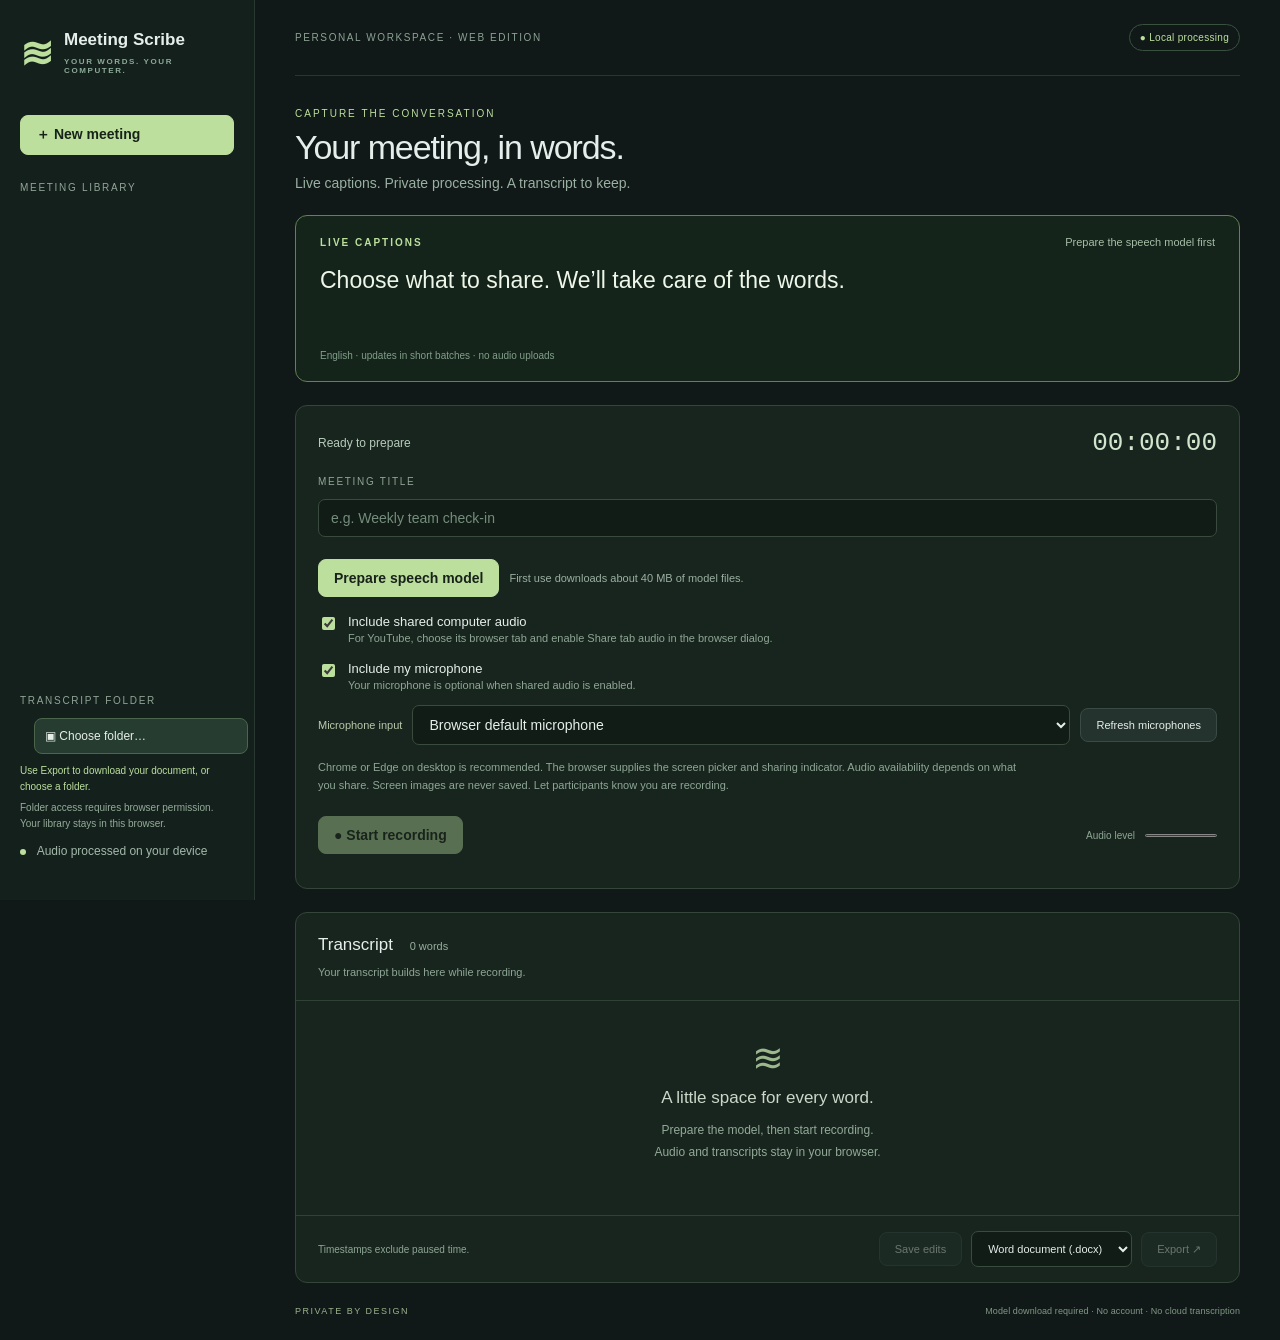
<file: docs/index.html>
<!doctype html><html lang="en"><head><meta charset="utf-8"><meta name="viewport" content="width=device-width, initial-scale=1"><meta name="description" content="Private meeting captions and transcripts, processed locally in your browser."><meta http-equiv="Content-Security-Policy" content="default-src 'self'; script-src 'self' 'wasm-unsafe-eval'; worker-src 'self' blob:; style-src 'self'; img-src 'self' data:; media-src 'self' blob:; connect-src 'self' https://huggingface.co https://*.huggingface.co https://*.hf.co"><title>Meeting Scribe · Web</title><link rel="stylesheet" href="./assets/style.css"></head><body>
<aside><div class="brand"><span class="brand-icon">≋</span><div>Meeting Scribe<small>YOUR WORDS. YOUR COMPUTER.</small></div></div><button id="new" class="primary">＋ New meeting</button><div class="section-label">MEETING LIBRARY</div><div id="meetings"></div><div class="aside-bottom"><div class="section-label">TRANSCRIPT FOLDER</div><button id="choose-folder" class="folder-button">▣ Choose folder…</button><div id="output-path" class="output-path">Use Export to download your document, or choose a folder.</div><span class="folder-hint">Folder access requires browser permission. Your library stays in this browser.</span><p><span class="privacy-dot"></span> Audio processed on your device</p></div></aside>
<main><header><span>PERSONAL WORKSPACE · WEB EDITION</span><span class="badge">● Local processing</span></header><div class="heading"><div class="eyebrow">CAPTURE THE CONVERSATION</div><h1>Your meeting, in words.</h1><p>Live captions. Private processing. A transcript to keep.</p></div><div id="notice" role="status" aria-live="polite"></div>
<section class="live-panel"><div class="live-panel-top"><strong>LIVE CAPTIONS</strong><span id="live-status">Prepare the speech model first</span></div><div id="live-caption" aria-live="polite" aria-atomic="true">Choose what to share. We’ll take care of the words.</div><small>English · updates in short batches · no audio uploads</small></section>
<section class="recorder"><div class="recorder-top"><span id="state">Ready to prepare</span><strong id="timer">00:00:00</strong></div><label class="section-label" for="title">MEETING TITLE</label><input id="title" placeholder="e.g. Weekly team check-in" maxlength="200"><div id="capture-options"><div class="controls"><button id="prepare" class="primary">Prepare speech model</button><span id="model-note">First use downloads about 40 MB of model files.</span></div><label class="check"><input id="computer" type="checkbox" checked><span>Include shared computer audio<small>For YouTube, choose its browser tab and enable Share tab audio in the browser dialog.</small></span></label><label class="check"><input id="microphone" type="checkbox" checked><span>Include my microphone<small>Your microphone is optional when shared audio is enabled.</small></span></label><div class="microphone-row"><label for="mic-device">Microphone input</label><select id="mic-device"><option value="">Browser default microphone</option></select><button id="refresh-mics">Refresh microphones</button></div><p class="capture-note">Chrome or Edge on desktop is recommended. The browser supplies the screen picker and sharing indicator. Audio availability depends on what you share. Screen images are never saved. Let participants know you are recording.</p></div><video id="preview" muted autoplay playsinline hidden aria-label="Preview of your shared screen"></video><div class="controls"><button id="start" class="primary" disabled>● Start recording</button><button id="pause" hidden>Ⅱ Pause</button><button id="stop" class="stop" hidden>■ Stop recording</button><span id="level-label">Audio level</span><meter id="level" min="0" max="1" value="0" aria-label="Recorded audio level"></meter></div><div id="input-feedback" class="input-feedback" role="status"></div></section>
<section class="transcript"><div class="transcript-top"><div><h2>Transcript <span id="word-count">0 words</span></h2><p id="transcript-note">Your transcript builds here while recording.</p></div></div><div id="empty"><div class="empty-icon">≋</div><h3>A little space for every word.</h3><p>Prepare the model, then start recording.<br>Audio and transcripts stay in your browser.</p></div><div id="segments"></div><div class="export-bar"><span id="save-status">Timestamps exclude paused time.</span><button id="save" disabled>Save edits</button><select id="format" aria-label="Export format"><option value="docx">Word document (.docx)</option><option value="txt">Plain text (.txt)</option><option value="wav">Recorded audio (.wav)</option></select><button id="export" disabled>Export ↗</button></div></section><footer>PRIVATE BY DESIGN <span>Model download required · No account · No cloud transcription</span></footer></main><script type="module" src="./assets/app.js"></script></body></html>
</file>
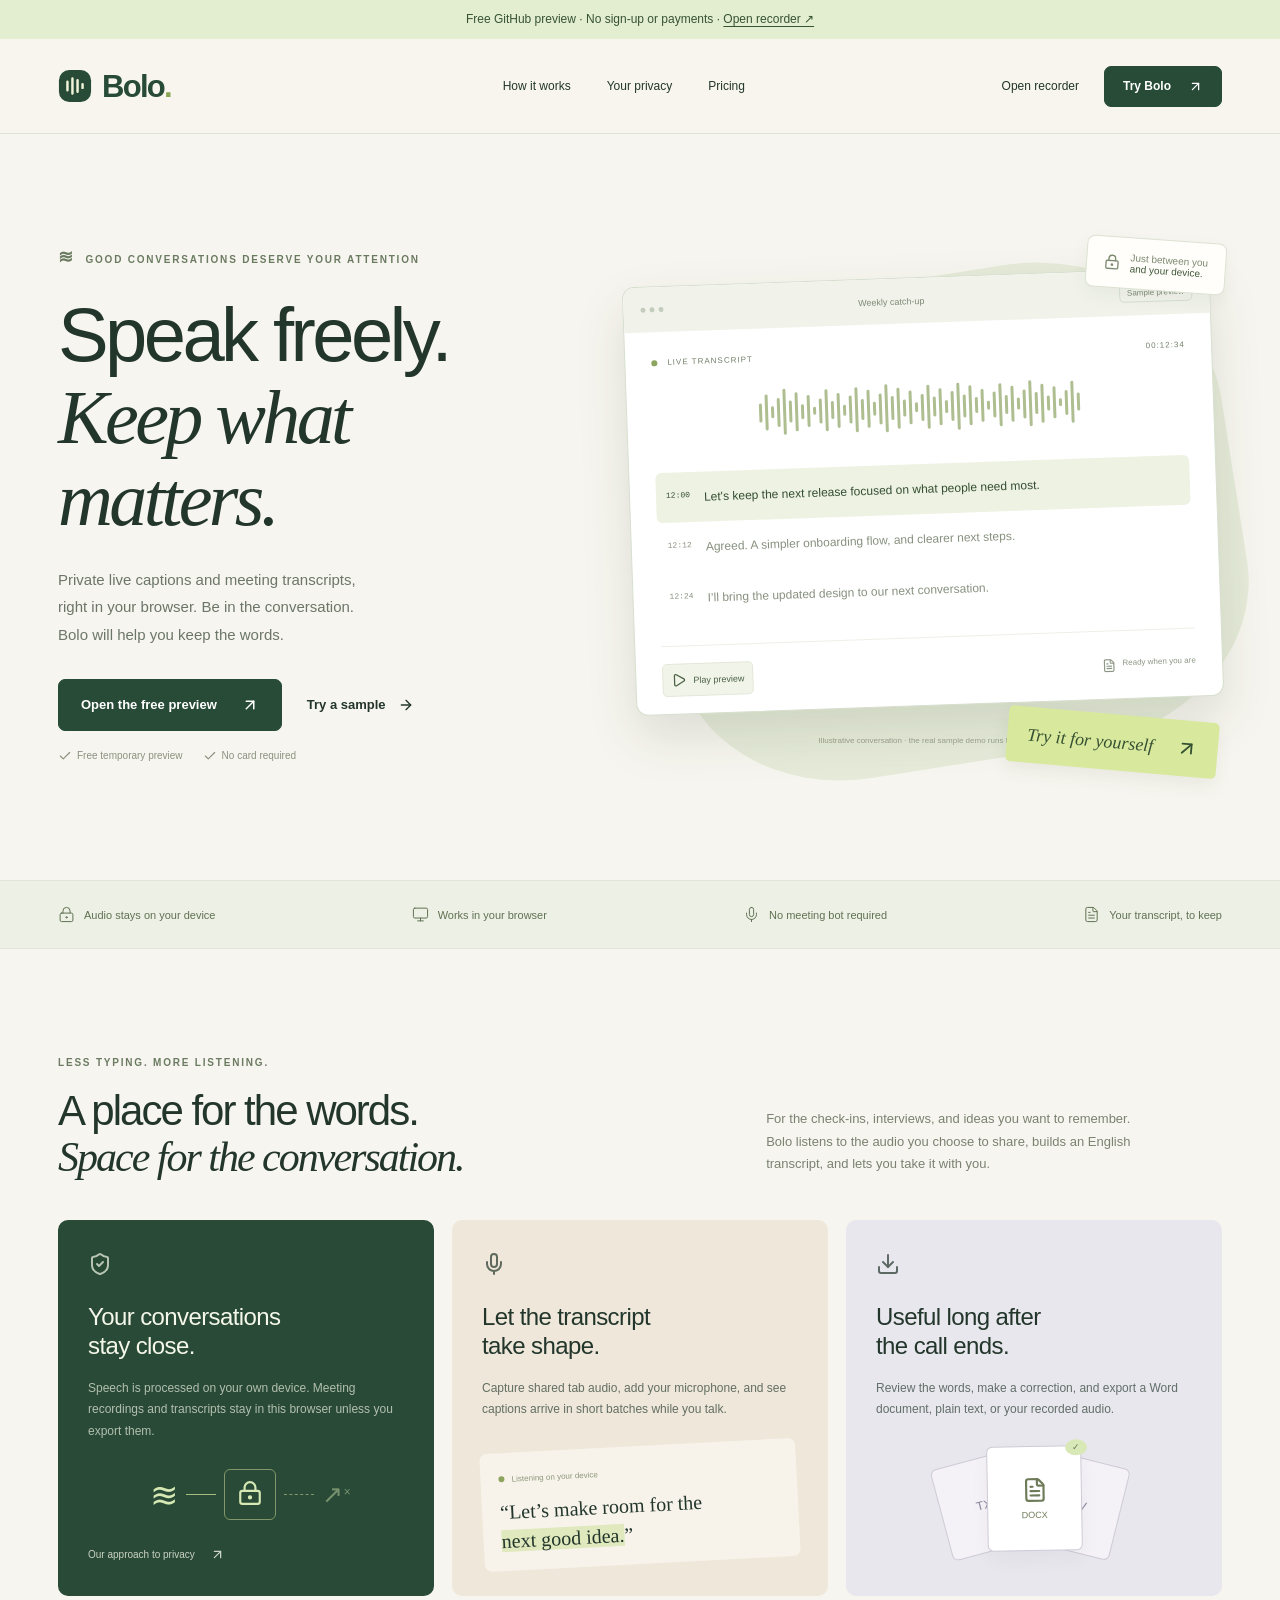
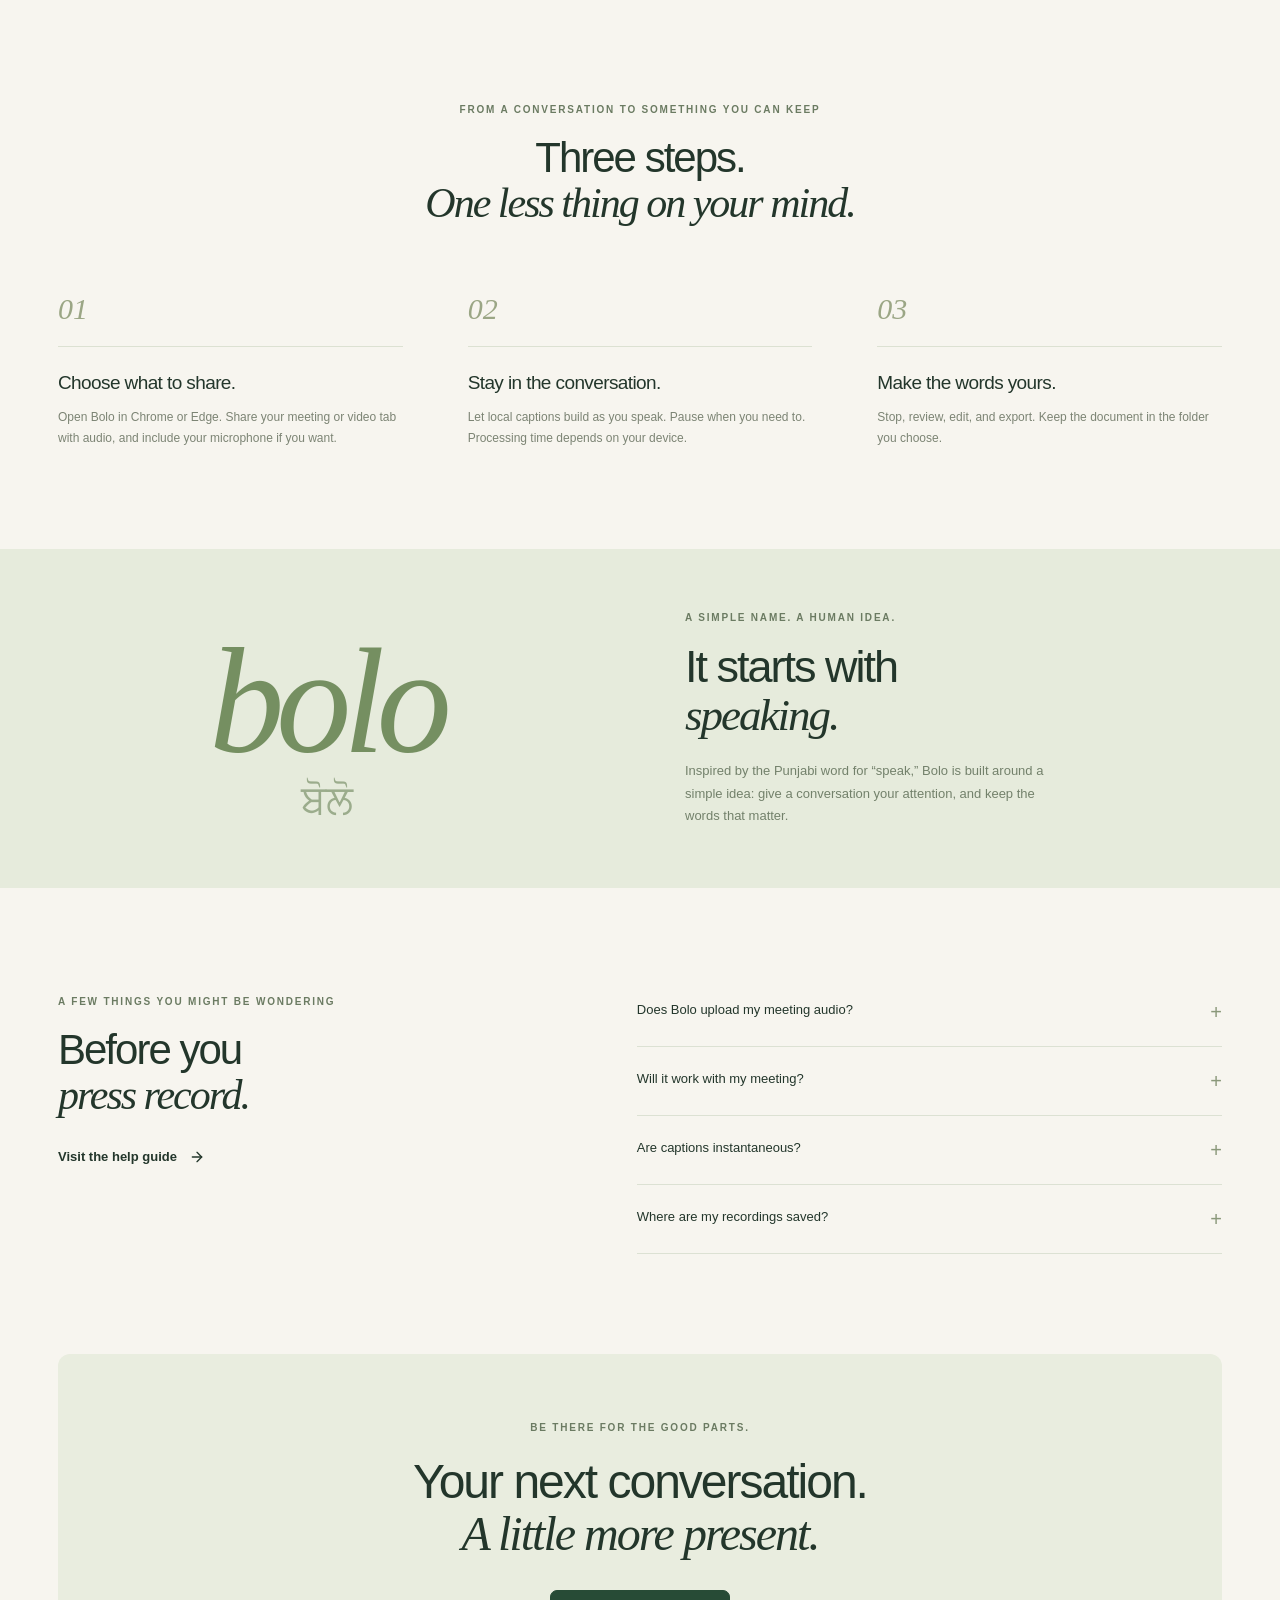
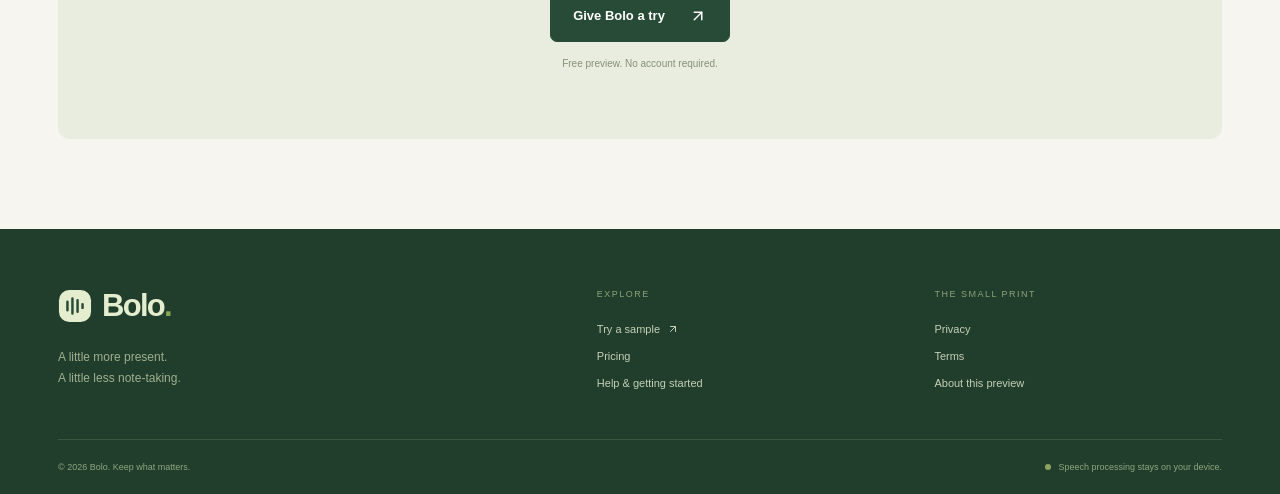
<file: docs/bolo/index.html>
<!doctype html><html lang="en"><head><meta charset="utf-8"><meta name="viewport" content="width=device-width,initial-scale=1"><meta name="description" content="Bolo: private local meeting transcription. Try the free browser preview."><title>Bolo — Speak freely. Keep what matters.</title><link rel="stylesheet" href="./site-assets/entry.css"></head><body><div id="root"></div><noscript>Bolo needs JavaScript to run the local speech engine. Enable JavaScript to use this preview.</noscript><script type="module" src="./site-assets/entry.js"></script></body></html>
</file>
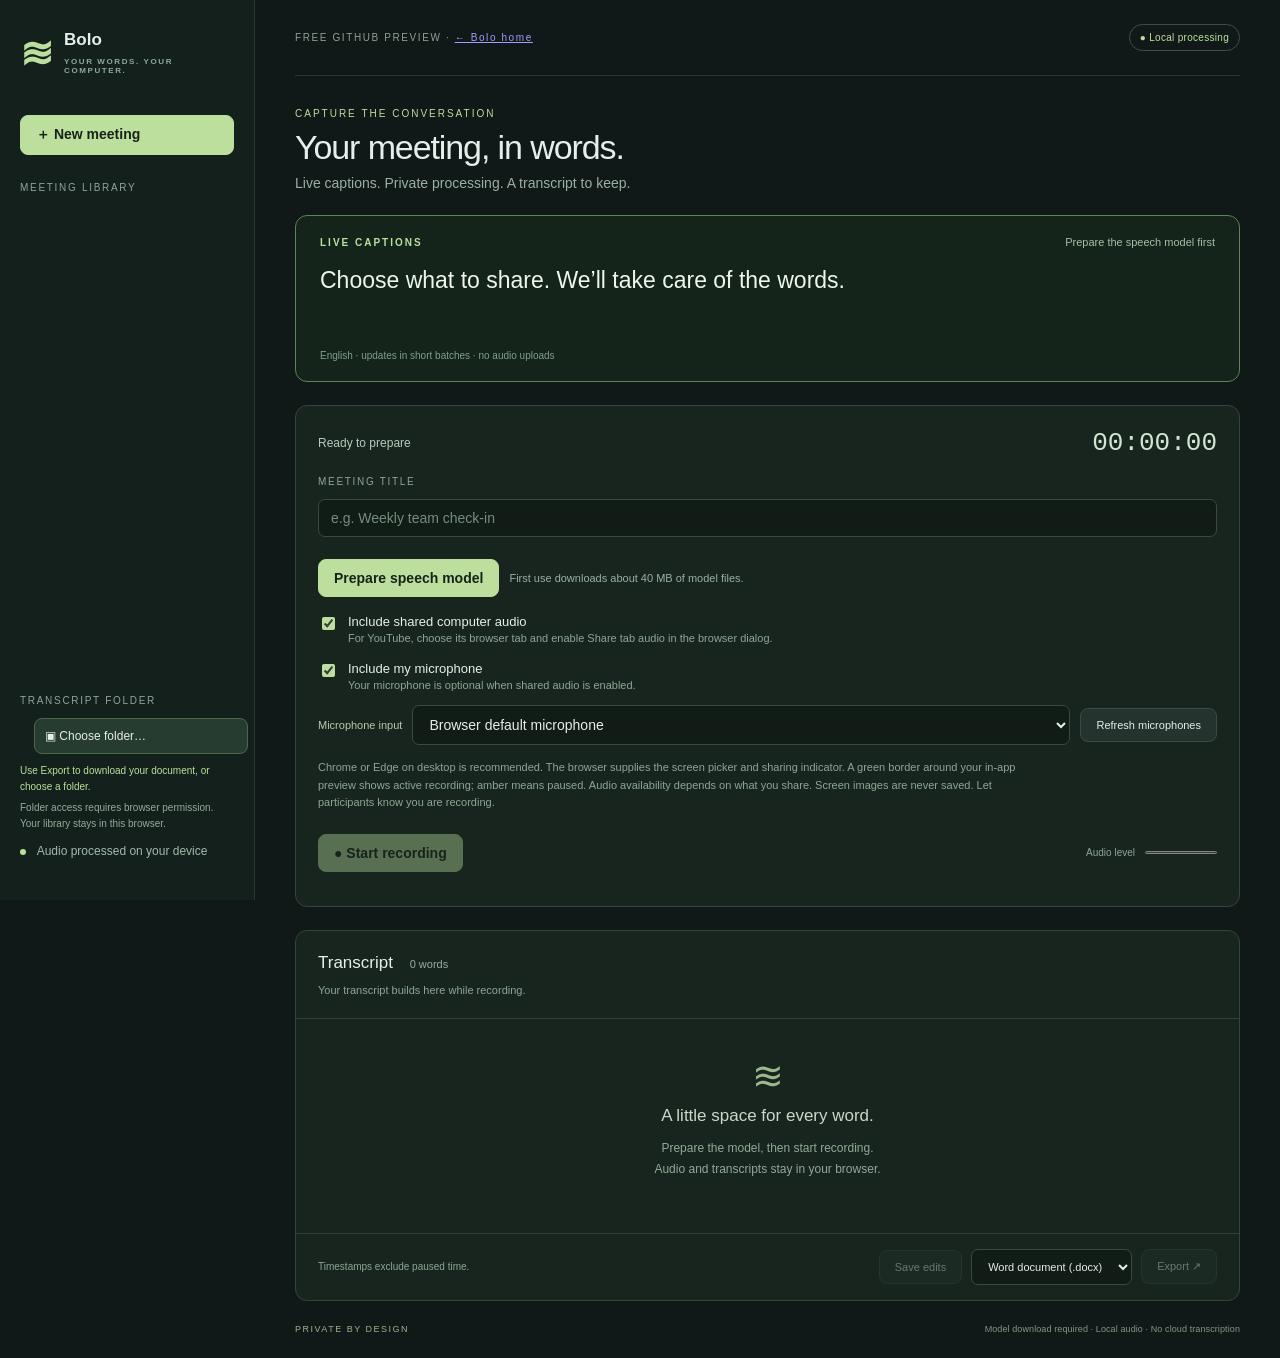
<file: docs/bolo/workspace.html>
<!doctype html><html lang="en"><head><meta charset="utf-8"><meta name="viewport" content="width=device-width, initial-scale=1"><meta name="scribe-owner" content="bolo-github-preview"><meta name="description" content="Private meeting captions and transcripts, processed locally in your browser."><meta http-equiv="Content-Security-Policy" content="default-src 'self'; script-src 'self' 'wasm-unsafe-eval'; worker-src 'self' blob:; style-src 'self'; img-src 'self' data:; media-src 'self' blob:; connect-src 'self' https://huggingface.co https://*.huggingface.co https://*.hf.co"><title>Bolo · Web</title><link rel="stylesheet" href="./engine/assets/style.css"></head><body>
<aside><div class="brand"><span class="brand-icon">≋</span><div>Bolo<small>YOUR WORDS. YOUR COMPUTER.</small></div></div><button id="new" class="primary">＋ New meeting</button><div class="section-label">MEETING LIBRARY</div><div id="meetings"></div><div class="aside-bottom"><div class="section-label">TRANSCRIPT FOLDER</div><button id="choose-folder" class="folder-button">▣ Choose folder…</button><div id="output-path" class="output-path">Use Export to download your document, or choose a folder.</div><span class="folder-hint">Folder access requires browser permission. Your library stays in this browser.</span><p><span class="privacy-dot"></span> Audio processed on your device</p></div></aside>
<main><header><span>FREE GITHUB PREVIEW · <a href="./index.html">← Bolo home</a></span><span class="badge">● Local processing</span></header><div class="heading"><div class="eyebrow">CAPTURE THE CONVERSATION</div><h1>Your meeting, in words.</h1><p>Live captions. Private processing. A transcript to keep.</p></div><div id="notice" role="status" aria-live="polite"></div>
<section class="live-panel"><div class="live-panel-top"><strong>LIVE CAPTIONS</strong><span id="live-status">Prepare the speech model first</span></div><div id="live-caption" aria-live="polite" aria-atomic="true">Choose what to share. We’ll take care of the words.</div><small>English · updates in short batches · no audio uploads</small></section>
<section class="recorder"><div class="recorder-top"><span id="state">Ready to prepare</span><strong id="timer">00:00:00</strong></div><label class="section-label" for="title">MEETING TITLE</label><input id="title" placeholder="e.g. Weekly team check-in" maxlength="200"><div id="capture-options"><div class="controls"><button id="prepare" class="primary">Prepare speech model</button><span id="model-note">First use downloads about 40 MB of model files.</span></div><label class="check"><input id="computer" type="checkbox" checked><span>Include shared computer audio<small>For YouTube, choose its browser tab and enable Share tab audio in the browser dialog.</small></span></label><label class="check"><input id="microphone" type="checkbox" checked><span>Include my microphone<small>Your microphone is optional when shared audio is enabled.</small></span></label><div class="microphone-row"><label for="mic-device">Microphone input</label><select id="mic-device"><option value="">Browser default microphone</option></select><button id="refresh-mics">Refresh microphones</button></div><p class="capture-note">Chrome or Edge on desktop is recommended. The browser supplies the screen picker and sharing indicator. A green border around your in-app preview shows active recording; amber means paused. Audio availability depends on what you share. Screen images are never saved. Let participants know you are recording.</p></div><video id="preview" muted autoplay playsinline hidden aria-label="Preview of your shared screen"></video><div class="controls"><button id="start" class="primary" disabled>● Start recording</button><button id="pause" hidden>Ⅱ Pause</button><button id="stop" class="stop" hidden>■ Stop recording</button><span id="level-label">Audio level</span><meter id="level" min="0" max="1" value="0" aria-label="Recorded audio level"></meter></div><div id="input-feedback" class="input-feedback" role="status"></div></section>
<section class="transcript"><div class="transcript-top"><div><h2>Transcript <span id="word-count">0 words</span></h2><p id="transcript-note">Your transcript builds here while recording.</p></div></div><div id="empty"><div class="empty-icon">≋</div><h3>A little space for every word.</h3><p>Prepare the model, then start recording.<br>Audio and transcripts stay in your browser.</p></div><div id="segments"></div><div class="export-bar"><span id="save-status">Timestamps exclude paused time.</span><button id="save" disabled>Save edits</button><select id="format" aria-label="Export format"><option value="docx">Word document (.docx)</option><option value="txt">Plain text (.txt)</option><option value="wav">Recorded audio (.wav)</option></select><button id="export" disabled>Export ↗</button></div></section><footer>PRIVATE BY DESIGN <span>Model download required · Local audio · No cloud transcription</span></footer></main><script type="module" src="./engine/assets/app.js"></script></body></html>
</file>
<file: docs/assets/style.css>
*{box-sizing:border-box} :root{color-scheme:dark;font-family:'Segoe UI',sans-serif;color:#e6eeeb;background:#101918;font-size:14px}body{margin:0;display:flex;min-height:100vh}button,input,select,textarea{font:inherit}button{border:1px solid #3a4b46;border-radius:8px;padding:10px 15px;background:#24332e;color:#e5eee9;cursor:pointer;transition:background .15s}button:hover{background:#344b41}button:disabled{opacity:.4;cursor:default}button:focus-visible,input:focus-visible,select:focus-visible,textarea:focus-visible{outline:2px solid #a6dbb6;outline-offset:3px}button.primary{background:#bcdf9e;border-color:#bcdf9e;color:#172219;font-weight:650}button.primary:hover{background:#ccecb2}button.link{padding:3px 0;border:0;background:none;color:#b9d6c3;font-size:12px}aside{width:255px;flex-shrink:0;background:#14201c;border-right:1px solid #293831;position:fixed;top:0;bottom:0;padding:30px 20px;display:flex;flex-direction:column}.brand{display:flex;gap:10px;align-items:center;font-weight:600;font-size:17px;margin-bottom:40px}.brand-icon{font-size:40px;color:#bcdf9e;line-height:1}.brand small{display:block;font-size:8px;letter-spacing:1.6px;color:#8caa99;margin-top:7px}aside>.primary{width:100%;text-align:left} .section-label{display:block;font-size:10px;letter-spacing:1.7px;color:#91a497;margin:27px 0 12px}#meetings{overflow:auto;margin:0 -6px;flex:1}.meeting{width:100%;background:none;border:1px solid transparent;text-align:left;margin:4px 0;padding:12px}.meeting.active{background:#263c30;border-color:#3b5342}.meeting span{display:block;overflow:hidden;text-overflow:ellipsis;white-space:nowrap}.meeting small{display:block;font-size:11px;color:#93a89c;margin-top:6px}.aside-bottom{font-size:12px;color:#a3b9ab;padding-top:22px}.aside-bottom button{display:block;margin:12px 0 0 14px}.privacy-dot{display:inline-block;width:6px;height:6px;background:#bcdf9e;border-radius:50%;margin-right:8px}main{margin-left:255px;padding:0 40px;max-width:1350px;flex:1}header{height:76px;display:flex;align-items:center;justify-content:space-between;border-bottom:1px solid #28362e;color:#8ca294;font-size:10px;letter-spacing:1.6px}.badge{border:1px solid #3a5140;padding:7px 10px;border-radius:20px;color:#bcdf9e;letter-spacing:.3px}.heading{padding:32px 0 24px}.eyebrow{font-size:10px;letter-spacing:2px;color:#bcdf9e}h1{font-size:34px;font-weight:500;letter-spacing:-1.1px;margin:9px 0 8px}.heading p{color:#9ab0a2;margin:0}section{border:1px solid #34453a;border-radius:12px;background:#18251e;margin-bottom:23px}.recorder{padding:22px}.recorder-top{display:flex;justify-content:space-between;align-items:center}#state{font-size:12px;color:#b7cbbb}#state i{display:inline-block;background:#93a698;width:7px;height:7px;margin-right:7px;border-radius:50%}#state.recording i{background:#f18b7f;box-shadow:0 0 0 5px #633d3433}#timer{font-family:Consolas,monospace;font-size:26px;font-weight:400;color:#d2e5ce}.recorder .section-label{margin-top:18px}input:not([type=checkbox]),select{width:100%;border:1px solid #384b3e;border-radius:7px;background:#111c16;color:#e6eeeb;padding:10px 12px}input::placeholder{color:#748d7c}.option-row{display:flex;justify-content:space-between;margin:18px 0 9px;font-size:12px;color:#b5c9bb}.check{display:flex;gap:10px;align-items:flex-start;margin-top:17px;font-size:13px}.check input{accent-color:#bcdf9e;margin-top:3px}.check small{display:block;color:#8ea695;font-size:11px;margin-top:3px}.capture-note{color:#8ea695;font-size:11px;line-height:1.6;margin-top:14px;max-width:700px}.controls{display:flex;align-items:center;gap:10px;margin-top:22px}button.stop{color:#f8c1b6;border-color:#735144;background:#382920}#level-label{font-size:10px;color:#8ea695;margin-left:auto}meter{width:72px;height:6px}.transcript-top{display:flex;justify-content:space-between;gap:15px;align-items:center;padding:22px;border-bottom:1px solid #304136}h2{font-size:17px;font-weight:500;margin:0}h2 span{font-size:11px;color:#99ae9f;margin-left:12px}.transcript-top p{font-size:11px;color:#8ea695;margin-bottom:0}.actions{display:flex;gap:8px}.actions button{font-size:12px}#empty{text-align:center;padding:35px 15px 40px;color:#92a998}.empty-icon{font-size:38px;color:#9eb88e}h3{font-weight:400;font-size:17px;color:#cad8c9;margin:8px 0}#empty p{font-size:12px;line-height:1.8}#segments{max-height:420px;overflow:auto}.segment{display:flex;gap:15px;padding:15px 22px;border-bottom:1px solid #293b2f}.segment time{color:#b8d69f;font-size:11px;padding-top:8px;font-family:Consolas,monospace}.segment textarea{resize:vertical;min-height:60px;flex:1;background:transparent;color:#d7e3d5;line-height:1.7;border:1px solid transparent;border-radius:4px;padding:4px}.segment textarea:focus{background:#111c16}.export-bar{padding:15px 22px;display:flex;align-items:center;gap:9px;border-top:1px solid #304136}.export-bar span{font-size:10px;color:#8ea695;margin-right:auto}.export-bar select{width:auto;max-width:195px;font-size:11px}.export-bar button{font-size:11px;white-space:nowrap}footer{display:flex;justify-content:space-between;font-size:9px;letter-spacing:1.5px;color:#9cb28d;padding:0 0 24px}footer span{letter-spacing:.1px;color:#819886}#notice:not(:empty){padding:12px 16px;margin-bottom:18px;border:1px solid #7c6845;background:#342d1f;color:#e8d2a5;border-radius:7px;font-size:12px;line-height:1.6}progress{width:calc(100% - 44px);margin:18px 22px 0;accent-color:#bcdf9e}[hidden]{display:none!important}@media(max-width:1050px){aside{width:210px;padding:25px 15px}main{margin-left:210px;padding:0 24px}.export-bar{flex-wrap:wrap}.export-bar span{width:100%}h1{font-size:30px}}
.folder-button{width:100%;text-align:left;font-size:12px;padding:10px;background:#263c30;border-color:#4c664e}.aside-bottom .section-label{margin:0 0 10px}.output-path{font-size:10px;line-height:1.6;overflow-wrap:anywhere;color:#bcdf9e;margin:9px 0 5px;max-height:50px;overflow:auto}.folder-hint{display:block;font-size:10px;line-height:1.6;color:#94ac9a}.aside-bottom #open-output{margin:8px 0 22px}.source-previews{display:grid;grid-template-columns:repeat(3,minmax(0,1fr));gap:10px;max-height:265px;overflow:auto;padding:3px;margin-top:12px}.source-card{display:flex;flex-direction:column;text-align:left;background:#111c16;border:2px solid #34483a;padding:5px;border-radius:8px;min-width:0}.source-card:hover{background:#22382a;border-color:#79966b}.source-card[aria-pressed=true]{border-color:#efc36e;background:#353223;box-shadow:0 0 0 1px #efc36e}.source-card img{width:100%;aspect-ratio:16/9;object-fit:contain;background:#0a100c;border-radius:4px}.source-card span{font-size:11px;overflow:hidden;text-overflow:ellipsis;white-space:nowrap;width:100%;margin:7px 0 3px}.source-card small{font-size:8px;color:#97af9c;letter-spacing:1px}.source-selection{font-size:10px;line-height:1.6;margin-top:9px;color:#b7c9aa}@media(max-width:1050px){.source-previews{grid-template-columns:repeat(2,minmax(0,1fr))}}
.preview-unavailable{width:100%;aspect-ratio:16/9;display:grid;place-items:center;background:#0a100c;border-radius:4px;font-size:10px;color:#8da08f}
.microphone-row{display:flex;align-items:center;gap:10px;margin-top:14px;flex-wrap:wrap}.microphone-row label{font-size:11px;color:#b7c9aa}.microphone-row select{flex:1;min-width:160px}.microphone-row button{font-size:11px}.mic-check{display:flex;align-items:center;gap:10px;margin:10px 0;color:#b7c9aa;font-size:11px;line-height:1.6}.mic-check meter{width:90px;flex-shrink:0;height:10px}.input-feedback{color:#e8d2a5;font-size:11px;line-height:1.7;margin-top:12px}
.live-panel{padding:20px 24px;background:#14241b;border-color:#5f8352}.live-panel-top{display:flex;justify-content:space-between;align-items:center;gap:20px;margin-bottom:16px}.live-panel-top strong{color:#bcdf9e;font-size:10px;letter-spacing:2px}.live-panel-top span{color:#a7bea6;font-size:11px}#live-caption{font-size:23px;line-height:1.55;color:#edf6e8;min-height:72px}.live-panel small{display:block;color:#839e89;font-size:10px;margin-top:15px}.mic-check button{font-size:11px;white-space:nowrap}

#preview{display:block;width:100%;max-height:180px;object-fit:contain;background:#0a100c;border-radius:8px;margin-top:16px}#preview[hidden]{display:none}#model-note{font-size:11px;color:#9ab0a2}.live-panel{padding:20px 24px}#live-caption{font-size:23px;line-height:1.55;min-height:72px}.live-panel-top{display:flex;justify-content:space-between;gap:15px;margin-bottom:15px}.live-panel-top strong{font-size:10px;letter-spacing:2px;color:#bcdf9e}.live-panel-top span{font-size:11px;color:#a7bea6}.live-panel small{display:block;font-size:10px;color:#839e89;margin-top:15px}@media(max-width:760px){body{display:block}aside{position:relative;width:100%;padding:20px;max-height:none}aside .brand{margin-bottom:20px}#meetings{max-height:180px}.aside-bottom{margin-top:20px}main{margin-left:0;padding:0 18px}h1{font-size:29px}header{font-size:8px}.controls{flex-wrap:wrap}.export-bar{flex-wrap:wrap}.export-bar span{width:100%}}
</file>
<file: docs/bolo/site-assets/entry.css>
:root{--paper:#f7f5ef;--ink:#23362b;--green:#274b36;--muted:#758073;--lime:#d8e99d;--line:#dce0d5;--font-sans:"Segoe UI",Arial,sans-serif;--font-serif:Georgia,"Times New Roman",serif}*{box-sizing:border-box}html{scroll-behavior:smooth;scroll-padding-top:100px}body{margin:0;background:var(--paper);color:var(--ink);font-family:var(--font-sans);font-size:15px;-webkit-font-smoothing:antialiased}a{color:inherit;text-decoration:none}button,input,select,textarea{font:inherit}button,a,input,textarea,select{-webkit-tap-highlight-color:transparent}button{cursor:pointer}button:disabled{cursor:default;opacity:.55}a:focus-visible,button:focus-visible,input:focus-visible,textarea:focus-visible,summary:focus-visible{outline:3px solid #859c5b;outline-offset:4px}h1,h2,h3,p{margin:0}h1,h2{font-weight:450;letter-spacing:-2px;line-height:1.08}h1 em,h2 em{font-family:var(--font-serif);font-weight:400}h3{font-weight:500;letter-spacing:-.6px}p{line-height:1.75}.container{max-width:1260px;padding-left:48px;padding-right:48px;margin:0 auto}.section{padding-top:105px;padding-bottom:100px}.eyebrow{font-size:10px;letter-spacing:1.8px;font-weight:650;color:#6b7b62;line-height:1.7}.button{display:inline-flex;align-items:center;justify-content:center;gap:24px;background:var(--green);color:#fff;border:1px solid var(--green);border-radius:7px;padding:16px 22px;font-size:13px;font-weight:550;transition:background .18s,transform .18s}.button:hover{background:#345e42;transform:translateY(-1px)}.button-small{padding:12px 18px;gap:17px;font-size:12px}.button-secondary{background:transparent;color:var(--green);border-color:#c0c9ba}.button-secondary:hover{background:#e8eddf}.text-link{display:inline-flex;align-items:center;gap:12px;font-size:13px;font-weight:550}.text-link:hover{color:#71934e}.brand{display:inline-flex;align-items:center;gap:10px;color:var(--green)}.brand>span{font-size:31px;letter-spacing:-1.7px;font-weight:650;line-height:1}.brand-period{color:#88a553}.brand-light{color:#e4edcd;--brand-lines:#274b36}.site-header{height:95px;border-bottom:1px solid #dfe2d8;background:#f7f5eff5;position:relative;z-index:10}.nav-inner{height:100%;display:flex;align-items:center;justify-content:space-between}.public-nav{display:flex;gap:36px;margin-left:75px;font-size:12px}.public-nav a{padding:10px 0}.public-nav a:hover{color:#71934e}.nav-actions{display:flex;gap:25px;align-items:center;font-size:12px}.mobile-menu{display:none;background:none;border:0;color:var(--green)}.hero{display:grid;grid-template-columns:.95fr 1.05fr;gap:35px;align-items:center;padding-top:90px;padding-bottom:100px;min-height:690px}.hero h1{font-size:76px;letter-spacing:-3.6px;margin:22px 0 25px}.hero-description{font-size:15px;color:#6b7668;line-height:1.85}.hero-actions{display:flex;gap:25px;align-items:center;margin-top:30px}.hero-reassurance{display:flex;gap:20px;color:#8a927f;font-size:10px;margin-top:18px}.hero-reassurance span{display:flex;align-items:center;gap:5px}.tiny-wave{font-size:18px;margin-right:6px}.hero-product{position:relative;padding:25px 5px 35px 0;margin-top:28px}.hero-product:before{content:"";position:absolute;inset:25px -15px 17px 30px;background:#e6ebd9;border-radius:42% 34% 32% 30%;transform:rotate(-9deg);z-index:-1}.preview-window{border:1px solid #d7dfcf;border-radius:12px;background:#fff;box-shadow:0 22px 50px #253d2220;transform:rotate(-2deg);overflow:hidden}.preview-chrome{background:#f1f3eb;height:45px;display:flex;align-items:center;justify-content:space-between;padding:0 17px;font-size:9px;color:#7d8975}.preview-chrome>span:last-child{font-size:8px;border:1px solid #d6dfcf;padding:4px 7px;border-radius:5px}.window-dots{display:flex;gap:4px}.window-dots i{width:5px;height:5px;border-radius:50%;background:#c4cdbd}.preview-content{padding:26px 26px 0}.preview-label{display:flex;align-items:center;justify-content:space-between;color:#718069;font-size:8px;letter-spacing:1px}.preview-label>span:first-child{display:flex;gap:5px;align-items:center}.status-dot{display:inline-block;width:6px;height:6px;background:#8da45f;border-radius:50%;margin-right:5px}.waveform{display:flex;height:78px;align-items:center;justify-content:center;gap:3px;margin:10px 0 18px}.waveform i{display:block;width:3px;background:#93a96c;border-radius:3px;opacity:.75}.waveform .moving{animation:wave .9s infinite alternate}@keyframes wave{to{transform:scaleY(.35);opacity:.3}}.preview-line{display:flex;gap:14px;padding:15px 10px;color:#87917f;border-radius:6px;transition:all .5s}.preview-line>span{font-size:8px;padding-top:3px;flex-shrink:0;font-family:monospace}.preview-line p{font-size:12px;line-height:1.7}.preview-line.highlighted{background:#edf2e2;color:#344d31}.preview-controls{border-top:1px solid #edf0e8;margin-top:22px;padding:17px 0;display:flex;justify-content:space-between;align-items:center;font-size:8px;color:#8d9785}.preview-controls button{background:#f1f4e9;border:1px solid #e3e8d9;border-radius:5px;display:flex;gap:7px;align-items:center;padding:8px;color:#496043;font-size:9px}.preview-controls>span{display:flex;gap:6px}.floating-note{position:absolute;right:-4px;top:-13px;z-index:2;background:#fffefa;border:1px solid #dce2d3;box-shadow:0 7px 18px #2340250d;display:flex;gap:10px;align-items:center;padding:14px 17px;border-radius:8px;font-size:10px;color:#7d8a72;transform:rotate(4deg)}.floating-note strong{font-weight:500;color:#3f5739}.sample-sticker{position:absolute;bottom:10px;right:4px;display:flex;align-items:center;gap:22px;background:var(--lime);padding:17px 20px;transform:rotate(5deg);border-radius:5px;color:#365032;box-shadow:0 8px 18px #29402912;font-family:var(--font-serif);font-style:italic;font-size:18px}.product-caption{font-size:8px;color:#99a08c;text-align:center;margin-top:30px}.trust-strip{background:#edf0e5;border-top:1px solid #e0e5d8;border-bottom:1px solid #e0e5d8}.trust-strip>.container{display:flex;justify-content:space-between;align-items:center;padding-top:25px;padding-bottom:25px;gap:20px}.trust-strip span{display:flex;gap:9px;align-items:center;font-size:11px;color:#607152}.trust-strip svg{stroke-width:1.4}.introduction{display:grid;grid-template-columns:1.4fr 1fr;gap:70px;align-items:end;padding-bottom:40px}.introduction h2,.section-heading h2,.faq-section h2{font-size:42px;margin-top:17px}.introduction>p{color:#7a8271;font-size:13px;max-width:385px;padding-bottom:4px}.feature-grid{display:grid;grid-template-columns:1fr 1fr 1fr;gap:18px}.feature{padding:32px 30px;border-radius:10px;min-height:375px;overflow:hidden}.feature-dark{background:#294a36;color:#f4f7e9}.feature-peach{background:#eee7da}.feature-lilac{background:#e8e7ed}.feature-icon{margin-bottom:24px;opacity:.7}.feature h3{font-size:24px;line-height:1.2;margin-bottom:17px}.feature p{font-size:12px;opacity:.68;line-height:1.8}.feature>a{display:flex;align-items:center;gap:15px;font-size:10px;opacity:.8}.privacy-illustration{display:flex;align-items:center;justify-content:center;height:105px;gap:8px;color:#d6e8b3}.sound-dot{font-size:34px}.connection-line{height:1px;width:30px;background:#a6bd81}.connection-line.dashed{height:0;border-bottom:1px dashed #82976a;background:none}.device-outline{padding:10px 12px;border:1px solid #819769;border-radius:6px}.cloud-cross{position:relative;font-size:25px;opacity:.45}.cloud-cross i{position:absolute;font-size:12px;right:-8px;top:5px}.caption-snippet{background:#fcfaf4b0;padding:15px 18px;border-radius:7px;margin-top:25px;transform:rotate(-3deg)}.caption-snippet>span{font-size:8px;color:#8d977a}.caption-snippet>p{font-family:var(--font-serif);font-size:20px;line-height:1.45;margin-top:13px;opacity:1}.caption-snippet mark{background:#e0e9be;color:inherit}.file-stack{position:relative;height:108px;margin-top:22px;display:flex;align-items:end;justify-content:center}.file-stack>span{width:95px;height:94px;background:#f4f2f6;border:1px solid #cecbd7;border-radius:6px;display:flex;flex-direction:column;align-items:center;justify-content:center;font-size:12px;color:#8b849c;position:absolute;left:calc(50% - 94px);transform:rotate(-15deg)}.file-stack>span:nth-child(2){left:calc(50% - 8px);transform:rotate(14deg)}.file-stack>span:last-child{left:calc(50% - 47px);background:#fff;transform:rotate(-1deg);height:105px;gap:7px;font-size:9px;color:#6e7b58;box-shadow:0 9px 20px #23362b0a}.file-stack i{position:absolute;right:-7px;top:-7px;font-style:normal;background:#d9e8b7;border-radius:50%;padding:3px 7px}.section-heading{text-align:center}.steps{display:grid;grid-template-columns:repeat(3,1fr);gap:65px;margin-top:65px}.step-number{display:block;font-family:var(--font-serif);font-style:italic;color:#9ba685;font-size:30px;border-bottom:1px solid #dce1d2;padding-bottom:20px;margin-bottom:25px}.steps h3{font-size:19px;margin-bottom:13px}.steps p{font-size:12px;color:#7c8474}.origin-section{background:#e6ebdc;padding:60px 0}.origin-inner{display:grid;grid-template-columns:1fr 1fr;gap:90px;align-items:center}.origin-word{font-family:var(--font-serif);font-size:150px;font-style:italic;letter-spacing:-8px;color:#758f61;text-align:center;position:relative}.origin-word>span{display:block;font-family:Nirmala UI,Raavi,sans-serif;letter-spacing:0;font-size:40px;font-style:normal;line-height:1;color:#9bac8c;margin-top:-6px}.origin-inner h2{font-size:45px;margin:17px 0 20px}.origin-inner p{font-size:13px;color:#73816b;max-width:360px}.faq-section{display:grid;grid-template-columns:.9fr 1.1fr;gap:100px}.faq-section .text-link{margin-top:30px}.faq-list details{border-bottom:1px solid #dce1d3;padding:22px 0}.faq-list details:first-child{padding-top:7px}.faq-list summary{list-style:none;cursor:pointer;font-size:13px;display:flex;justify-content:space-between;gap:20px;line-height:1.6}.faq-list summary::-webkit-details-marker{display:none}.faq-list summary>span{font-size:20px;color:#8a987a;line-height:1.2}.faq-list details[open] summary>span{transform:rotate(45deg)}.faq-list details>p{font-size:12px;color:#7a8471;margin-top:16px;max-width:470px}.closing-cta{padding-top:65px;padding-bottom:70px;text-align:center;background:#e9eddf;border-radius:12px;margin-bottom:90px;max-width:1164px}.closing-cta h2{font-size:48px;margin:20px 0 30px}.closing-cta>span{display:block;font-size:10px;color:#859177;margin-top:16px}.site-footer{background:#213d2c;color:#edf1df;padding:60px 0 22px}.footer-top{display:grid;grid-template-columns:1.7fr 1fr 1fr;gap:50px;padding-bottom:50px}.footer-top p{font-size:12px;color:#9eb08f;margin-top:21px}.footer-column{display:flex;flex-direction:column;align-items:start;gap:15px;font-size:11px;color:#c5d1b7}.footer-column>span{font-size:9px;letter-spacing:1.5px;color:#8ca47b;margin-bottom:9px;text-transform:uppercase}.footer-column a{display:flex;align-items:center;gap:7px}.footer-bottom{border-top:1px solid #3b563f;padding-top:22px;font-size:9px;color:#8fa77e;display:flex;justify-content:space-between;gap:20px}.center-heading{text-align:center;margin-bottom:40px}.center-heading h1{font-size:62px;margin:18px 0 22px}.center-heading>p{color:#859077;font-size:13px}.pricing-page{padding-top:70px}.billing-toggle{display:flex;background:#e7ecde;border-radius:8px;padding:5px;gap:4px;width:max-content;margin:0 auto 60px}.billing-toggle button{border:0;background:transparent;color:#68775d;font-size:12px;padding:11px 17px;border-radius:5px;display:flex;gap:9px;align-items:center}.billing-toggle button[aria-pressed=true]{background:#fff;color:#2d4c30;box-shadow:0 2px 5px #213d2c0c}.billing-toggle span{font-size:8px;background:#e3edcc;border-radius:3px;padding:3px 4px}.pricing-layout{display:grid;grid-template-columns:1fr 1fr;gap:100px;max-width:940px;margin:0 auto;align-items:center}.pricing-story h2{font-size:49px;margin:18px 0 26px}.pricing-story>p{font-size:13px;color:#7c8872}.pricing-note{display:flex;gap:13px;align-items:center;margin:30px 0;color:#556c48;font-size:12px;line-height:1.8}.pricing-story>small{font-size:10px;line-height:1.8;display:block;color:#929b86;max-width:300px}.price-card{border:1px solid #cbd6bd;border-radius:12px;background:#fffefa;box-shadow:0 15px 35px #23362b08;padding:30px}.price-card-top{display:flex;flex-direction:column;gap:8px}.price-card-top>span:first-child{font-size:10px;letter-spacing:1.7px;color:#6c8258}.plan-label{font-size:11px;color:#939b88}.price-amount{display:flex;gap:10px;align-items:baseline;margin:30px 0 9px}.price-amount>span:first-child{font-size:66px;letter-spacing:-3px;line-height:1}.price-amount>span:last-child{font-size:12px;color:#919a85}.billing-caption{font-size:10px;color:#829175}.price-card>.button{width:100%;margin-top:26px}.trial-caption{text-align:center;font-size:10px;color:#929b85;margin-top:10px}.price-card ul{list-style:none;padding:22px 0;margin:20px 0 0;border-top:1px solid #e6eadf}.price-card li{display:flex;gap:11px;align-items:center;font-size:11px;margin:15px 0;color:#6e7c61}.price-card li svg{color:#90a16c}.price-bottom{font-size:9px;color:#97a087;border-top:1px solid #e6eadf;padding-top:17px;line-height:1.7}.pricing-questions{max-width:700px;margin:80px auto 0;border-top:1px solid #dfe4d5;padding-top:30px}.pricing-questions h3{font-size:20px;margin-bottom:20px}.pricing-questions p{font-size:12px;color:#7c8872;margin:14px 0}.auth-page{min-height:100vh;display:grid;grid-template-columns:1fr 1fr}.auth-story{background:#e5ebda;padding:48px 60px;display:flex;flex-direction:column}.auth-story-copy{margin:auto 0;padding:65px 0}.auth-story h1{font-size:62px;margin:25px 0}.auth-story-copy>p{font-size:16px;color:#7f8d71}.auth-quote{border-top:1px solid #cbd6bd;margin-top:60px;padding-top:30px}.auth-quote>span{font-family:var(--font-serif);font-style:italic;font-size:24px;line-height:1.45;color:#587249}.auth-quote small{display:block;font-size:8px;letter-spacing:1.6px;color:#95a284;margin-top:17px}.auth-privacy{display:flex;align-items:center;gap:14px;color:#7c906a;font-size:10px;line-height:1.7}.auth-main{padding:45px 55px}.back-link{display:inline-flex;align-items:center;gap:8px;font-size:11px;color:#88957b}.auth-box{max-width:380px;margin:70px auto}.auth-box h2{font-size:36px;margin:15px 0}.auth-box>p{font-size:12px;color:#89957c}.auth-form{display:flex;flex-direction:column;gap:22px;margin-top:35px}.auth-form label{display:flex;flex-direction:column;gap:9px;font-size:11px;color:#68795d}.auth-form label>span{display:flex;justify-content:space-between}.auth-form label a{font-size:10px;text-decoration:underline;text-underline-offset:3px;color:#84976c}.auth-form input:not([type=checkbox]),.form-input{border:1px solid #d4ddc9;border-radius:6px;background:#fffefa;width:100%;padding:13px 14px;color:#314b2c}.auth-form input::placeholder{color:#b0b7a4}.auth-form label>small{font-size:9px;color:#9aa58b}.auth-form .check-label{display:flex;flex-direction:row;gap:10px;align-items:flex-start}.check-label input{accent-color:var(--green)}.auth-form .check-label>span{display:block;font-size:10px;line-height:1.8}.auth-form .button{width:100%;justify-content:space-between}.auth-switch{font-size:11px!important;margin-top:25px}.auth-switch a{color:var(--green);text-decoration:underline;margin-left:5px}.auth-bottom{display:block;font-size:9px;color:#9da68f;margin-top:35px}.preview-notice{padding:20px;background:#eaf0df;border:1px solid #d4e0c4;border-radius:8px;margin-top:25px}.preview-notice>strong{font-size:12px;font-weight:500}.preview-notice>p{font-size:11px;color:#7e8d6b;margin:10px 0 15px}.preview-notice .button{font-size:11px;width:100%;padding:12px 15px}.form-inactive{opacity:.5}.form-message{font-size:12px;line-height:1.7;margin-top:20px;padding:14px;background:#e8eedc;border-radius:6px}.form-message.error{background:#f1e4d9;color:#925d40}.app-header{border-bottom:1px solid #dbe2d2;background:#faf9f4;padding:20px 35px;display:flex;align-items:center;justify-content:space-between;gap:25px}.app-nav{display:flex;gap:25px;font-size:12px;align-items:center}.app-nav a:hover{color:#7a9758}.account-pill{display:flex;align-items:center;gap:10px;color:#7f8b70;font-size:11px}.avatar{width:30px;height:30px;display:grid;place-items:center;background:#e3ebd3;border-radius:50%;font-size:12px;color:#537042}.signout{border:0;background:transparent;font-size:10px;color:#7a8b69;padding:7px}.trial-strip{padding:13px 35px;background:#e5edd7;font-size:11px;color:#627b4b;display:flex;justify-content:space-between;gap:20px}.trial-strip a{text-decoration:underline;text-underline-offset:3px}.workspace-frame{display:block;border:0;width:100%;height:calc(100vh - 122px);min-height:700px;background:#101918}.account-main{max-width:1050px;margin:0 auto;padding:65px 45px 100px}.account-heading{display:flex;justify-content:space-between;align-items:center;margin-bottom:35px;gap:20px}.account-heading h1{font-size:42px;margin:10px 0}.account-heading p{font-size:12px;color:#88967a}.account-tabs{display:flex;gap:25px;border-bottom:1px solid #dce3d1;margin-bottom:35px;font-size:12px;color:#849275}.account-tabs a{padding:13px 0}.account-tabs a.active{border-bottom:2px solid #526e3c;color:#334f2b}.account-card{padding:30px;background:#fffefa;border:1px solid #dbe3d0;border-radius:10px;margin:20px 0}.account-card h2{font-size:24px;letter-spacing:-.6px;margin-bottom:10px}.account-card p{font-size:12px;color:#8a977b}.account-card .auth-form{max-width:420px;margin-top:25px}.account-card .button{padding:12px 18px}.account-card.danger{border-color:#e2d6c6;background:#faf5ec}.danger h2{color:#976d4b}.account-card .detail-row{display:flex;justify-content:space-between;padding:17px 0;border-bottom:1px solid #e5eadc;font-size:12px}.detail-row span:first-child{color:#8a977b}.account-card .detail-row:last-child{border-bottom:0}.billing-options{display:flex;gap:10px;flex-wrap:wrap;margin-top:25px}.notice-box{border:1px solid #d4dfc3;border-radius:8px;padding:17px 20px;font-size:12px;line-height:1.8;color:#71865c;background:#edf2e4;margin:20px 0}.paywall{padding:80px 30px;text-align:center;max-width:650px;margin:0 auto}.paywall h1{font-size:46px;margin:20px 0}.paywall p{color:#869579;font-size:13px}.paywall .button{margin-top:30px}.prose-page{max-width:830px;padding-top:70px;padding-bottom:100px}.prose-page h1{font-size:55px;margin:18px 0 25px}.prose-page .lead{font-size:17px;color:#849276;margin-bottom:40px}.prose-page h2{font-size:26px;letter-spacing:-.6px;margin:35px 0 13px}.prose-page h3{font-size:18px;margin:26px 0 12px}.prose-page p,.prose-page li{font-size:13px;color:#7f8e70;line-height:1.9}.prose-page p{margin:13px 0}.prose-page ul,.prose-page ol{padding-left:22px}.prose-page a{text-decoration:underline;text-underline-offset:3px;color:#526e3f}.demo-page{max-width:1030px}.demo-lab{border:1px solid #d2dec5;background:#fffefa;border-radius:12px;padding:32px;margin-top:45px}.demo-lab-top{display:flex;justify-content:space-between;align-items:center;margin-bottom:25px;font-size:10px;color:#8c9c7a;gap:20px}.demo-lab h3{font-size:23px;margin-bottom:15px}.demo-lab audio{width:100%;height:38px;margin:20px 0}.demo-controls{display:flex;gap:15px;align-items:center;flex-wrap:wrap;margin:20px 0}.demo-status{font-size:11px;color:#8b9a78}.demo-output{min-height:120px;background:#edf2e4;border-radius:8px;padding:25px;font-size:22px;line-height:1.6;color:#536d40;margin-top:25px;font-family:var(--font-serif)}.demo-output p{font-size:20px;color:inherit;line-height:1.6}.demo-progress{width:100%;height:5px;accent-color:#79994e}.support-status{display:inline-flex;font-size:9px;letter-spacing:.5px;padding:5px 9px;background:#e8eedc;border-radius:12px;color:#69814e}.support-list{display:flex;flex-direction:column;gap:14px;margin-top:25px}.support-ticket{border:1px solid #e0e6d6;padding:18px;border-radius:7px}.support-ticket h3{font-size:14px;letter-spacing:0;margin-bottom:9px}.support-ticket p{white-space:pre-wrap;font-size:12px}.support-ticket header{display:flex;justify-content:space-between;align-items:center;gap:15px}.support-ticket .reply{padding:14px;background:#eef2e6;margin-top:15px}.admin-stats{display:grid;grid-template-columns:repeat(3,1fr);gap:20px}.admin-stat{background:#fffefa;padding:25px;border:1px solid #dce4d2;border-radius:8px}.admin-stat strong{display:block;font-size:30px}.admin-stat span{font-size:11px;color:#8b997b}.admin-ticket{margin-top:25px}.mobile-only{display:none}@media(min-width:1400px){.hero{min-height:735px}.hero h1{font-size:84px}}@media(max-width:1100px){.container{padding-left:30px;padding-right:30px}.hero h1{font-size:62px}.hero{gap:28px;min-height:650px;padding-top:65px}.public-nav{margin-left:0;gap:22px}.hero-description{font-size:14px}.hero-reassurance{gap:13px;font-size:9px}.hero-actions{gap:17px}.hero-actions .button{padding:14px 17px;font-size:12px;gap:13px}.floating-note{right:0;top:-15px}.preview-content{padding:22px 19px 0}.waveform{gap:2px}.preview-line p{font-size:11px}.introduction{gap:45px}.feature{padding:26px 23px}.feature h3{font-size:21px}.steps{gap:35px}.faq-section{gap:55px}.closing-cta{margin-left:30px;margin-right:30px}.auth-story{padding:40px}.auth-story h1{font-size:52px}.auth-main{padding:40px}.auth-box{margin-top:55px}.pricing-layout{gap:60px}}@media(max-width:760px){.container{padding-left:23px;padding-right:23px}.site-header{height:78px}.brand>span{font-size:29px}.public-nav{display:none}.public-nav.is-open{display:flex;position:absolute;top:78px;left:0;right:0;background:var(--paper);padding:22px;flex-direction:column;border-bottom:1px solid #dbe3d0;gap:15px}.mobile-menu{display:block;padding:3px}.nav-actions{gap:15px}.nav-actions .login-link{display:none}.button-small{padding:10px 13px;font-size:11px;gap:10px}.hero{grid-template-columns:1fr;padding-top:48px;padding-bottom:58px;gap:40px}.hero h1{font-size:65px;letter-spacing:-3px;line-height:1.04;margin-top:18px}.hero-break{display:none}.hero-description{font-size:13px}.hero .eyebrow{font-size:8px;letter-spacing:1.25px}.hero-reassurance{font-size:9px;gap:20px}.hero-product{max-width:490px;width:100%;margin:10px auto 0;padding-bottom:30px;padding-right:12px}.hero-product:before{inset:15px 0 15px 15px}.floating-note{top:-19px;right:4px;font-size:9px}.sample-sticker{font-size:16px;right:10px;bottom:10px}.preview-line p{font-size:12px}.preview-content{padding:25px 20px 0}.trust-strip>.container{display:grid;grid-template-columns:1fr 1fr;gap:22px 12px;padding-top:23px;padding-bottom:23px}.trust-strip span{font-size:9px;gap:7px}.trust-strip svg{width:15px}.section{padding-top:65px;padding-bottom:60px}.introduction{grid-template-columns:1fr;gap:22px;padding-bottom:30px}.introduction h2,.section-heading h2,.faq-section h2{font-size:34px;letter-spacing:-1.7px}.introduction>p{max-width:100%;font-size:12px}.feature-grid{grid-template-columns:1fr;gap:17px}.feature{min-height:330px;padding:30px}.feature h3{font-size:27px}.feature p{font-size:13px}.feature-icon{margin-bottom:20px}.privacy-illustration{height:95px}.caption-snippet{max-width:320px;margin-left:auto;margin-top:20px}.file-stack{height:110px}.steps{grid-template-columns:1fr;gap:30px;margin-top:35px}.step-number{font-size:27px;padding-bottom:10px;margin-bottom:17px}.steps h3{font-size:21px}.steps p{font-size:13px}.origin-section{padding:45px 0}.origin-inner{grid-template-columns:1fr;gap:35px}.origin-word{font-size:120px;line-height:1}.origin-word>span{font-size:32px;margin-top:12px}.origin-inner h2{font-size:38px}.origin-inner p{max-width:100%}.faq-section{grid-template-columns:1fr;gap:35px}.faq-list summary{font-size:12px}.closing-cta{padding:45px 20px;margin:0 23px 55px}.closing-cta h2{font-size:36px;letter-spacing:-1.6px}.closing-cta .eyebrow{font-size:8px}.site-footer{padding-top:40px}.footer-top{grid-template-columns:1fr 1fr;gap:35px;padding-bottom:35px}.footer-top>div:first-child{grid-column:1/-1}.footer-top p{margin-top:14px}.footer-column{gap:13px;font-size:11px}.footer-bottom{flex-direction:column;font-size:9px;gap:13px}.center-heading h1{font-size:44px}.pricing-layout{grid-template-columns:1fr;gap:35px}.pricing-story h2{font-size:40px}.price-card{padding:25px}.billing-toggle{margin-bottom:40px}.pricing-questions{margin-top:45px}.auth-page{display:block}.auth-story{padding:25px}.auth-story-copy,.auth-privacy{display:none}.auth-main{padding:28px 25px}.auth-box{margin:40px auto}.auth-box h2{font-size:31px}.auth-main .back-link{font-size:10px}.app-header{padding:16px 20px;flex-wrap:wrap}.app-nav{gap:17px;order:3;width:100%;font-size:11px}.account-pill{margin-left:auto}.account-pill>span:not(.avatar){display:none}.trial-strip{padding:12px 20px;font-size:10px}.workspace-frame{height:calc(100vh - 165px)}.account-main{padding:40px 22px 60px}.account-heading h1{font-size:35px}.account-card{padding:22px}.account-tabs{gap:22px;font-size:11px}.prose-page h1{font-size:42px}.demo-lab{padding:22px}.demo-lab-top{align-items:start;flex-direction:column;gap:9px}.demo-output{font-size:19px;padding:20px}.admin-stats{grid-template-columns:1fr;gap:12px}}@media(prefers-reduced-motion:reduce){html{scroll-behavior:auto}*,*:before,*:after{animation:none!important;transition:none!important}}.closing-cta{width:calc(100% - 60px);margin-left:auto;margin-right:auto}@media(max-width:760px){.closing-cta{width:calc(100% - 46px)}}body{overflow-x:clip}

.github-preview-banner{background:#e3edcf;color:#365433;text-align:center;padding:10px 18px;font:12px/1.6 "Segoe UI",sans-serif}.github-preview-banner a{text-decoration:underline;text-underline-offset:3px;white-space:nowrap}
</file>
<file: docs/bolo/engine/assets/style.css>
*{box-sizing:border-box} :root{color-scheme:dark;font-family:'Segoe UI',sans-serif;color:#e6eeeb;background:#101918;font-size:14px}body{margin:0;display:flex;min-height:100vh}button,input,select,textarea{font:inherit}button{border:1px solid #3a4b46;border-radius:8px;padding:10px 15px;background:#24332e;color:#e5eee9;cursor:pointer;transition:background .15s}button:hover{background:#344b41}button:disabled{opacity:.4;cursor:default}button:focus-visible,input:focus-visible,select:focus-visible,textarea:focus-visible{outline:2px solid #a6dbb6;outline-offset:3px}button.primary{background:#bcdf9e;border-color:#bcdf9e;color:#172219;font-weight:650}button.primary:hover{background:#ccecb2}button.link{padding:3px 0;border:0;background:none;color:#b9d6c3;font-size:12px}aside{width:255px;flex-shrink:0;background:#14201c;border-right:1px solid #293831;position:fixed;top:0;bottom:0;padding:30px 20px;display:flex;flex-direction:column}.brand{display:flex;gap:10px;align-items:center;font-weight:600;font-size:17px;margin-bottom:40px}.brand-icon{font-size:40px;color:#bcdf9e;line-height:1}.brand small{display:block;font-size:8px;letter-spacing:1.6px;color:#8caa99;margin-top:7px}aside>.primary{width:100%;text-align:left} .section-label{display:block;font-size:10px;letter-spacing:1.7px;color:#91a497;margin:27px 0 12px}#meetings{overflow:auto;margin:0 -6px;flex:1}.meeting{width:100%;background:none;border:1px solid transparent;text-align:left;margin:4px 0;padding:12px}.meeting.active{background:#263c30;border-color:#3b5342}.meeting span{display:block;overflow:hidden;text-overflow:ellipsis;white-space:nowrap}.meeting small{display:block;font-size:11px;color:#93a89c;margin-top:6px}.aside-bottom{font-size:12px;color:#a3b9ab;padding-top:22px}.aside-bottom button{display:block;margin:12px 0 0 14px}.privacy-dot{display:inline-block;width:6px;height:6px;background:#bcdf9e;border-radius:50%;margin-right:8px}main{margin-left:255px;padding:0 40px;max-width:1350px;flex:1}header{height:76px;display:flex;align-items:center;justify-content:space-between;border-bottom:1px solid #28362e;color:#8ca294;font-size:10px;letter-spacing:1.6px}.badge{border:1px solid #3a5140;padding:7px 10px;border-radius:20px;color:#bcdf9e;letter-spacing:.3px}.heading{padding:32px 0 24px}.eyebrow{font-size:10px;letter-spacing:2px;color:#bcdf9e}h1{font-size:34px;font-weight:500;letter-spacing:-1.1px;margin:9px 0 8px}.heading p{color:#9ab0a2;margin:0}section{border:1px solid #34453a;border-radius:12px;background:#18251e;margin-bottom:23px}.recorder{padding:22px}.recorder-top{display:flex;justify-content:space-between;align-items:center}#state{font-size:12px;color:#b7cbbb}#state i{display:inline-block;background:#93a698;width:7px;height:7px;margin-right:7px;border-radius:50%}#state.recording i{background:#f18b7f;box-shadow:0 0 0 5px #633d3433}#timer{font-family:Consolas,monospace;font-size:26px;font-weight:400;color:#d2e5ce}.recorder .section-label{margin-top:18px}input:not([type=checkbox]),select{width:100%;border:1px solid #384b3e;border-radius:7px;background:#111c16;color:#e6eeeb;padding:10px 12px}input::placeholder{color:#748d7c}.option-row{display:flex;justify-content:space-between;margin:18px 0 9px;font-size:12px;color:#b5c9bb}.check{display:flex;gap:10px;align-items:flex-start;margin-top:17px;font-size:13px}.check input{accent-color:#bcdf9e;margin-top:3px}.check small{display:block;color:#8ea695;font-size:11px;margin-top:3px}.capture-note{color:#8ea695;font-size:11px;line-height:1.6;margin-top:14px;max-width:700px}.controls{display:flex;align-items:center;gap:10px;margin-top:22px}button.stop{color:#f8c1b6;border-color:#735144;background:#382920}#level-label{font-size:10px;color:#8ea695;margin-left:auto}meter{width:72px;height:6px}.transcript-top{display:flex;justify-content:space-between;gap:15px;align-items:center;padding:22px;border-bottom:1px solid #304136}h2{font-size:17px;font-weight:500;margin:0}h2 span{font-size:11px;color:#99ae9f;margin-left:12px}.transcript-top p{font-size:11px;color:#8ea695;margin-bottom:0}.actions{display:flex;gap:8px}.actions button{font-size:12px}#empty{text-align:center;padding:35px 15px 40px;color:#92a998}.empty-icon{font-size:38px;color:#9eb88e}h3{font-weight:400;font-size:17px;color:#cad8c9;margin:8px 0}#empty p{font-size:12px;line-height:1.8}#segments{max-height:420px;overflow:auto}.segment{display:flex;gap:15px;padding:15px 22px;border-bottom:1px solid #293b2f}.segment time{color:#b8d69f;font-size:11px;padding-top:8px;font-family:Consolas,monospace}.segment textarea{resize:vertical;min-height:60px;flex:1;background:transparent;color:#d7e3d5;line-height:1.7;border:1px solid transparent;border-radius:4px;padding:4px}.segment textarea:focus{background:#111c16}.export-bar{padding:15px 22px;display:flex;align-items:center;gap:9px;border-top:1px solid #304136}.export-bar span{font-size:10px;color:#8ea695;margin-right:auto}.export-bar select{width:auto;max-width:195px;font-size:11px}.export-bar button{font-size:11px;white-space:nowrap}footer{display:flex;justify-content:space-between;font-size:9px;letter-spacing:1.5px;color:#9cb28d;padding:0 0 24px}footer span{letter-spacing:.1px;color:#819886}#notice:not(:empty){padding:12px 16px;margin-bottom:18px;border:1px solid #7c6845;background:#342d1f;color:#e8d2a5;border-radius:7px;font-size:12px;line-height:1.6}progress{width:calc(100% - 44px);margin:18px 22px 0;accent-color:#bcdf9e}[hidden]{display:none!important}@media(max-width:1050px){aside{width:210px;padding:25px 15px}main{margin-left:210px;padding:0 24px}.export-bar{flex-wrap:wrap}.export-bar span{width:100%}h1{font-size:30px}}
.folder-button{width:100%;text-align:left;font-size:12px;padding:10px;background:#263c30;border-color:#4c664e}.aside-bottom .section-label{margin:0 0 10px}.output-path{font-size:10px;line-height:1.6;overflow-wrap:anywhere;color:#bcdf9e;margin:9px 0 5px;max-height:50px;overflow:auto}.folder-hint{display:block;font-size:10px;line-height:1.6;color:#94ac9a}.aside-bottom #open-output{margin:8px 0 22px}.source-previews{display:grid;grid-template-columns:repeat(3,minmax(0,1fr));gap:10px;max-height:265px;overflow:auto;padding:3px;margin-top:12px}.source-card{display:flex;flex-direction:column;text-align:left;background:#111c16;border:2px solid #34483a;padding:5px;border-radius:8px;min-width:0}.source-card:hover{background:#22382a;border-color:#79966b}.source-card[aria-pressed=true]{border-color:#efc36e;background:#353223;box-shadow:0 0 0 1px #efc36e}.source-card img{width:100%;aspect-ratio:16/9;object-fit:contain;background:#0a100c;border-radius:4px}.source-card span{font-size:11px;overflow:hidden;text-overflow:ellipsis;white-space:nowrap;width:100%;margin:7px 0 3px}.source-card small{font-size:8px;color:#97af9c;letter-spacing:1px}.source-selection{font-size:10px;line-height:1.6;margin-top:9px;color:#b7c9aa}@media(max-width:1050px){.source-previews{grid-template-columns:repeat(2,minmax(0,1fr))}}
.preview-unavailable{width:100%;aspect-ratio:16/9;display:grid;place-items:center;background:#0a100c;border-radius:4px;font-size:10px;color:#8da08f}
.microphone-row{display:flex;align-items:center;gap:10px;margin-top:14px;flex-wrap:wrap}.microphone-row label{font-size:11px;color:#b7c9aa}.microphone-row select{flex:1;min-width:160px}.microphone-row button{font-size:11px}.mic-check{display:flex;align-items:center;gap:10px;margin:10px 0;color:#b7c9aa;font-size:11px;line-height:1.6}.mic-check meter{width:90px;flex-shrink:0;height:10px}.input-feedback{color:#e8d2a5;font-size:11px;line-height:1.7;margin-top:12px}
.live-panel{padding:20px 24px;background:#14241b;border-color:#5f8352}.live-panel-top{display:flex;justify-content:space-between;align-items:center;gap:20px;margin-bottom:16px}.live-panel-top strong{color:#bcdf9e;font-size:10px;letter-spacing:2px}.live-panel-top span{color:#a7bea6;font-size:11px}#live-caption{font-size:23px;line-height:1.55;color:#edf6e8;min-height:72px}.live-panel small{display:block;color:#839e89;font-size:10px;margin-top:15px}.mic-check button{font-size:11px;white-space:nowrap}
body[data-capture=recording] #preview{border:3px solid #bcdf9e;box-shadow:0 0 0 3px #bcdf9e24}
body[data-capture=paused] #preview{border:3px solid #efc36e;box-shadow:0 0 0 3px #efc36e24}
body[data-capture=recording] .recorder{border-color:#bcdf9e}
body[data-capture=paused] .recorder{border-color:#efc36e}

#preview{display:block;width:100%;max-height:160px;object-fit:contain;background:#0a100c;border-radius:8px;margin-top:16px}#preview[hidden]{display:none}#model-note{font-size:11px;color:#9ab0a2}.live-panel{padding:20px 24px}#live-caption{font-size:23px;line-height:1.55;min-height:72px}.live-panel-top{display:flex;justify-content:space-between;gap:15px;margin-bottom:15px}.live-panel-top strong{font-size:10px;letter-spacing:2px;color:#bcdf9e}.live-panel-top span{font-size:11px;color:#a7bea6}.live-panel small{display:block;font-size:10px;color:#839e89;margin-top:15px}@media(max-width:760px){body{display:block}aside{position:relative;width:100%;padding:20px}#meetings{max-height:180px}main{margin-left:0;padding:0 18px}.controls,.export-bar{flex-wrap:wrap}.export-bar span{width:100%}}
</file>
